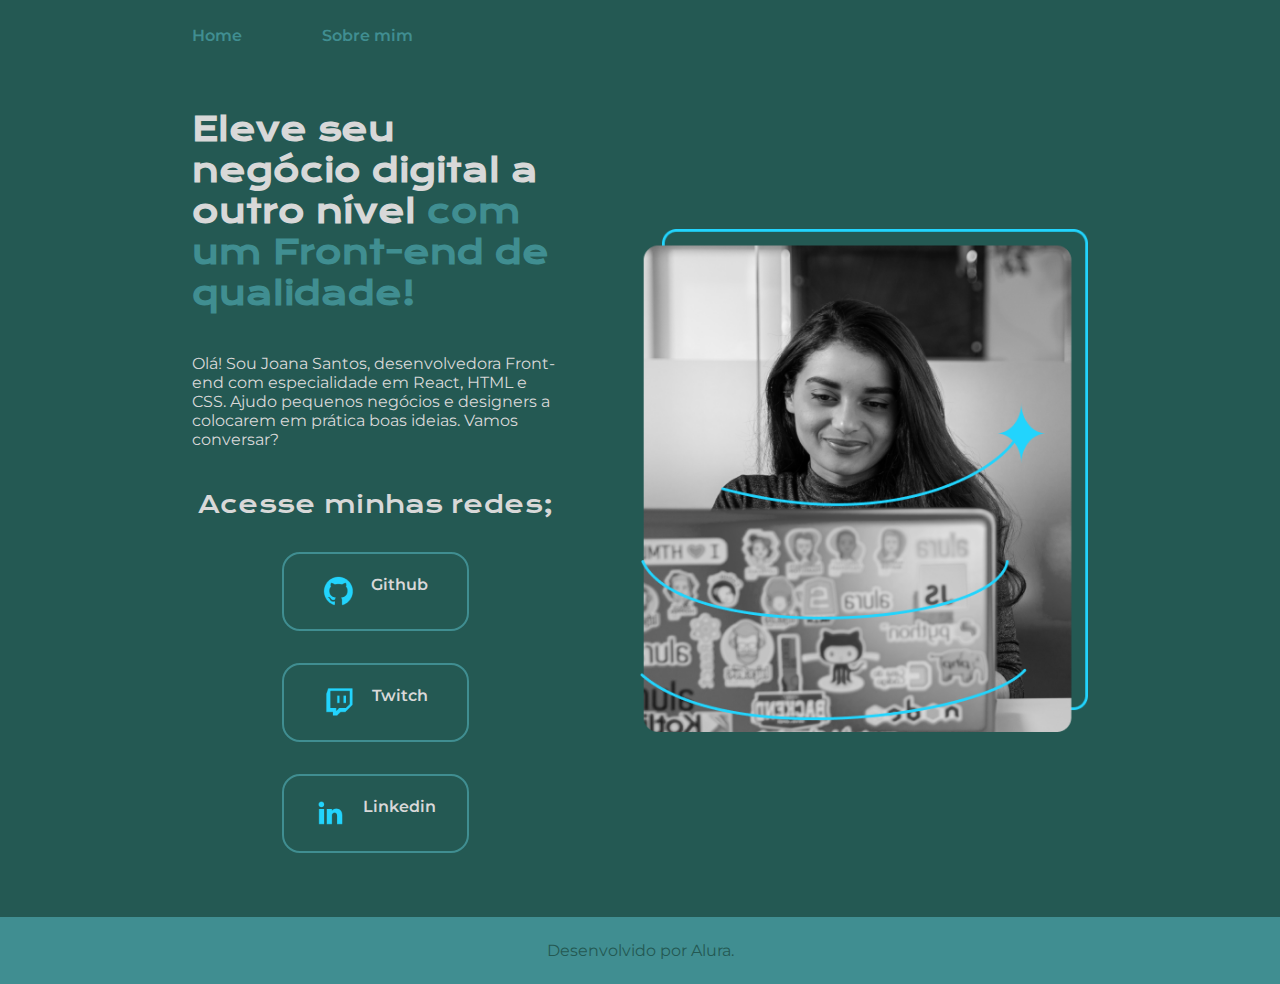
<file: index.html>
<!DOCTYPE html>
<html lang="pt-br">
<head>
    <meta charset="UTF-8">
    <meta http-equiv="X-UA-Compatible" content="IE=edge">
    <meta name="viewport" content="width=device-width, initial-scale=1.0">
    <title>Portifolio</title>
    <link rel="stylesheet" href="./styles/style.css"
</head>
<body>
    <header class="cabecalho">
        <nav class="cabecalho__menu">
            <a class="cabecalho__menu__link" href="index.html">Home</a>
            <a class="cabecalho__menu__link" href="about.html">Sobre mim</a>
        </nav>
    </header>
    <main class="apresentacao">
        <section class="apresentacao__conteudo">
            <h1 class="apresentacao__conteudo__titulo"> Eleve seu negócio digital a outro nível <strong class="titulo-destaque"> com um Front-end de qualidade!</strong></h1>
            <p class="apresentacao__conteudo__texto">Olá! Sou Joana Santos, desenvolvedora Front-end com especialidade em React, HTML e CSS. Ajudo pequenos negócios e designers a colocarem em prática boas ideias. Vamos conversar?</p>
            <div class="apresentacao__links"> 
                <h2 class="apresentacao__links__subtitulo"> Acesse minhas redes;</h2>
                <a class="apresentacao__links__navegacao" href="https://github.com/paloma-lima">
                    <img src="./assets/github.png" alt="Símbolo github">
                    Github
                </a>
                <a class="apresentacao__links__navegacao" href="https://twitch.com">
                    <img src="./assets/twitch.png" alt="Símbolo twitch">
                    Twitch
                </a>
                <a class="apresentacao__links__navegacao" href="https://linkedin.com/paloma-santos">
                    <img src="./assets/linkedin.png" alt="Símbolo linkedin">
                    Linkedin
                </a>
             </div>
        </section>
        <img class= " apresentacao__imagem" src="./assets/imagem.png" alt="Foto da Joana Santos programando">
    </main>
    <footer class="rodape">
        <p>Desenvolvido por Alura.</p>
    </footer>
</body>
</html>
</file>
<file: styles/style.css>
@import url('https://fonts.googleapis.com/css2?family=Krona+One&family=Montserrat:wght@100;400&display=swap');

:root {
--cor-primaria: #245953;    
--cor-secundaria: #D8D8D8;
--cor-terciaria: #408E91;   
--cor-hover: #E49393;

--fonte-primaria: 'Krona One', sans-serif;
--fonte-secundaria: 'Montserrat', sans-serif;
}

*{
    margin: 0;
    padding: 0;
}

body {
    box-sizing: border-box;
    background-color: var(--cor-primaria);
    color: var(--cor-secundaria);
}

.cabecalho {
    padding: 2% 0% 0% 15%;
}

.cabecalho__menu {
    display: flex;
    gap: 80px;

}
.cabecalho__menu__link {
    font-family: var(--fonte-secundaria);
    font-size: 1,5rem;
    font-weight: 600;
    color:var(--cor-terciaria);
    text-decoration: none;
}

.apresentacao {
    padding: 5% 15%;
    display: flex;
    align-items: center;
    justify-content: space-between;
    gap: 82px;
}

.apresentacao__conteudo {
    width: 50%;
    display: flex;
    flex-direction: column;
    gap: 40px;

}

.apresentacao__conteudo__titulo {
    font-size: 2,25rem;
    font-family: var(--fonte-primaria);
}

.titulo-destaque {
    color:var(--cor-terciaria);
}

.apresentacao__conteudo__texto {
    font-size: 1,5rem;
    font-family: var(--fonte-secundaria);
}

.apresentacao__links {
    display: flex;
    flex-direction: column;
    align-items: center;
    gap: 32px;
    justify-content: space-between;
}

.apresentacao__links__subtitulo {
    font-family: var(--fonte-primaria);
    font-weight: 400;
    font-size: 1,5rem;
}

.apresentacao__links__navegacao {
    display:flex;
    justify-content: center;
    gap: 16px;
    border: 2px solid var(--cor-terciaria);
    width: 50%;
    text-align: center;
    border-radius: 18px;
    font-size: 1,5rem;
    font-weight: 600;
    padding: 21.5px 0;
    text-decoration: none;
    color: var(--cor-secundaria);
    font-family: var(--fonte-secundaria);
}   

.apresentacao__links__navegacao:hover {
background-color: #272727;
}

.apresentacao__imagem {
    width: 50%;

}
.rodape {
    padding: 24px;
    color: var(--cor-primaria);
    background-color: var(--cor-terciaria);
    text-align: center;
    font-family: var(--fonte-secundaria);
    font-size: 1,5rem;
    font-weight: 400;

}

@media (max-width: 1200px) {

    .cabecalho {
        padding: 10%
    }

    .cabecalho__menu {
        justify-content: center;
    }
    .apresentacao {
        flex-direction: column-reverse;
        padding: 5%;
    }

    .apresentacao__conteundo {
        width: auto;

    }

}
</file>
